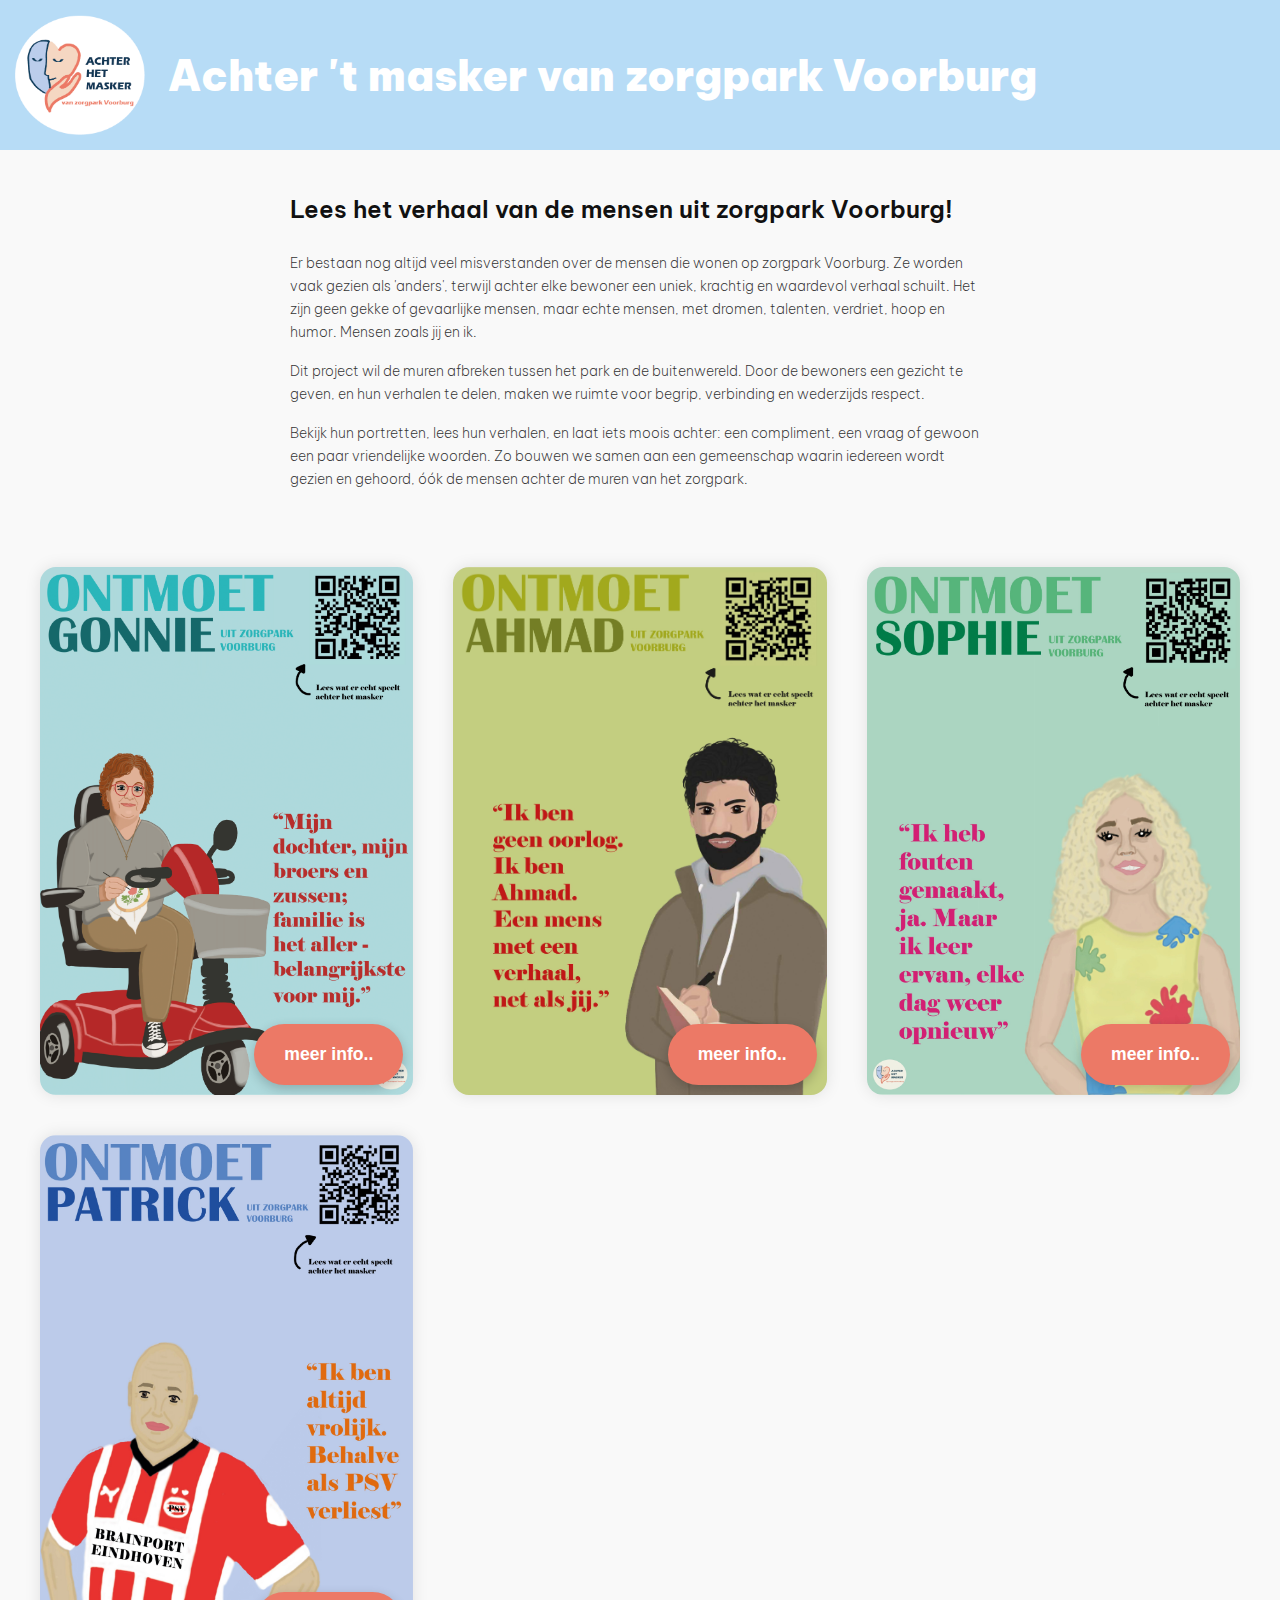
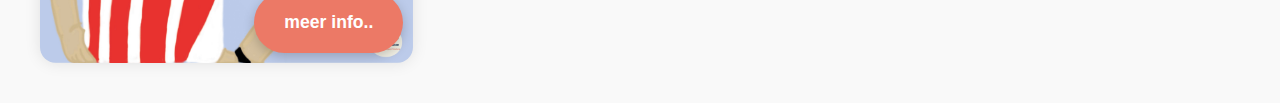
<file: index.html>
<!DOCTYPE html>
<html lang="nl">
<head>
    <meta charset="UTF-8">
    <meta name="viewport" content="width=device-width, initial-scale=1.0">
    <title>Het masker achter park Voorburg</title>
    <link rel="stylesheet" href="mijnstyle.css">
</head>
<body>
    <header class="page-header">
        <img src="logo.png" alt="logo website">
        <h1>Achter 't masker van zorgpark Voorburg</h1>
    </header>

    <section class="content">
        <div class="text-section">
            <h2>Lees het verhaal van de mensen uit zorgpark Voorburg!</h2>
            <p>Er bestaan nog altijd veel misverstanden over de mensen die wonen op zorgpark Voorburg. Ze worden vaak gezien als 'anders', terwijl achter elke bewoner een uniek, krachtig en waardevol verhaal schuilt. Het zijn geen gekke of gevaarlijke mensen, maar echte mensen, met dromen, talenten, verdriet, hoop en humor. Mensen zoals jij en ik.</p>
            <p>Dit project wil de muren afbreken tussen het park en de buitenwereld. Door de bewoners een gezicht te geven, en hun verhalen te delen, maken we ruimte voor begrip, verbinding en wederzijds respect.</p>
            <p>Bekijk hun portretten, lees hun verhalen, en laat iets moois achter: een compliment, een vraag of gewoon een paar vriendelijke woorden. Zo bouwen we samen aan een gemeenschap waarin iedereen wordt gezien en gehoord, óók de mensen achter de muren van het zorgpark.</p>
            <p> </p>
        </div>
    </section>

    <main class="container">
        <div class="poster">
            <img src="poster1.png" alt="poster1">
            <button onclick="location.href='persoon1.html'">meer info..</button>
        </div>
        <div class="poster">
            <img src="poster2.png" alt="poster2">
            <button onclick="location.href='persoon2.html'">meer info..</button>
        </div>
        <div class="poster">
            <img src="poster3.jpeg" alt="poster3">
            <button onclick="location.href='persoon3.html'">meer info..</button>
        </div>
        <div class="poster">
            <img src="poster4.jpeg" alt="poster4">
            <button onclick="location.href='persoon4.html'">meer info..</button>
        </div>
    </main>
</body>
</html>
</file>
<file: mijnstyle.css>
@import url('https://fonts.googleapis.com/css2?family=Be+Vietnam+Pro:wght@200;300;600;700;900&display=swap');

/* Algemene stijl */
body {
    font-family: 'Be Vietnam Pro', sans-serif;
    font-weight: 300;
    margin: 0;
    padding: 0;
    background-color: #f9f9f9;
}

/* Header */
header {
    background-color: #b7dcf6;
    color: white;
    display: flex;
    align-items: center;
    padding: 15px 15px;
    gap: 23px;
    margin-bottom: 65px;
}

header img {
    height: 120px;
}

header h1 {
    font-size: 2.6em;
    font-weight: 900;
    margin: 0;
}

/* Introsectie */
.content {
    display: flex;
    flex-direction: column;
    align-items: center;
    padding: 60px 40px 20px 40px; /* ➕ extra bovenruimte */
    margin-top: 0;
}
.text-section {
    max-width: 700px;
    width: 100%;
    text-align: left;
    margin-top: -1px;
}

.text-section h2 {
    font-weight: 600;
    font-size: 1.3em;
    color: #111;
    margin-bottom: 28px;
}

.text-section p {
    font-size: 0.9em;
    line-height: 1.6;
    color: #333;
    font-weight: 200;
    margin-bottom: 16px;
}

/* Container voor posters */
.container {
    display: grid;
    grid-template-columns: repeat(auto-fit, minmax(300px, 1fr));
    gap: 40px;
    padding: 40px;
    box-sizing: border-box;
}

.poster {
    position: relative;
    width: 100%;
    border-radius: 16px;
    overflow: hidden;
    background-color: #f2f2f2;
    box-shadow: 0 0 16px rgba(0, 0, 0, 0.1);
    transition: transform 0.3s ease;
}

.poster:hover {
    transform: scale(1.02);
}

.poster img {
    width: 100%;
    height: auto;
    display: block;
}

.poster button {
    position: absolute;
    bottom: 10px;
    right: 10px;
    background-color: #ec7966;
    color: white;
    border: none;
    padding: 20px 30px;
    border-radius: 40px;
    cursor: pointer;
    font-weight: bold;
    font-size: 1.1em;
    box-shadow: 0 4px 12px rgba(0, 0, 0, 0.2);
}

.poster button:hover {
    background-color: #c03fda;
}

/* Terugknop */
.back-button {
    margin: 30px;
}

.back-button button {
    background-color: #ec7966;
    color: white;
    border: none;
    padding: 12px 20px;
    border-radius: 25px;
    font-size: 1.1em;
    font-weight: bold;
    cursor: pointer;
}

.back-button button:hover {
    background-color: #990099;
}

/* Persoonspagina: inhoud */
.content {
    display: flex;
    flex-direction: column;
    align-items: center;
    padding: 20px 40px;
    margin-top: -60px;
}

.content img {
    width: 150px;
    margin-bottom: 20px;
}

.text-section {
    max-width: 700px;
    width: 100%;
    text-align: left;
    margin-top: -1px;
}

.text-section h2 {
    font-weight: 600;
    font-size: 1.5em;
    color: #111;
    margin-bottom: 28px;
}

.text-section p {
    font-size: 0.9em;
    line-height: 1.6;
    color: #333;
    font-weight: 200;
    margin-bottom: 16px;
}

/* Feedbackformulier */
.feedback {
    width: 90%;
    max-width: 800px;
    margin: 60px auto 30px auto;
    padding: 22px;
    background-color: #c6e6f5;
    border-radius: 16px;
    text-align: left;
    box-sizing: border-box;
}

.feedback h3 {
    font-size: 1.1em;
    font-weight: 600;
    margin-bottom: 13px;
    margin-top: -9px;
    color: #333;
}

.input-row {
    display: flex;
    flex-direction: row;
    align-items: stretch;
    gap: 15px;
    margin-bottom: 15px;
}

.input-row textarea {
    flex: 1;
    height: 30px;               /* nog iets dunner standaard */
    max-height: 300px;
    border-radius: 12px;
    border: 1px solid #ccc;
    padding: 5px 10px;
    font-size: 0.85em;
    font-family: 'Be Vietnam Pro', sans-serif;
    resize: none;
    margin-bottom: 0;
    overflow-y: hidden;
    transition: height 0.2s ease;
}

.input-row button {
    background-color: #ec7966;
    color: white;
    border: none;
    padding: 0 20px;
    height: 60px;
    font-size: 0.9em;
    border-radius: 25px;
    cursor: pointer;
    font-weight: bold;
    box-shadow: 0 4px 10px rgba(0, 0, 0, 0.2);
    display: flex;
    align-items: center;
    justify-content: center;
}

.input-row button:hover {
    background-color: #990099;
}

.emoji-row {
    display: flex;
    gap: 15px;
    margin-bottom: 1px;
}

.emoji-row label {
    font-size: 1.6em;
    cursor: pointer;
    user-select: none;
}

/* Prikbord */
.reaction-box {
    position: relative;
    width: 90%;
    height: 700px;
    background-color: #e8f0ff;
    margin: 40px auto;
    border-radius: 20px;
    overflow: hidden;
    box-shadow: inset 0 0 10px rgba(0, 0, 0, 0.1);
    max-width: 800px;
}

.floating-message {
    position: absolute;
    background-color: #fff;
    padding: 8px 12px;
    border-radius: 16px;
    box-shadow: 0 4px 8px rgba(0,0,0,0.1);
    font-size: 0.5em;
    max-width: 200px;
    word-wrap: break-word;
    font-weight: 300;
    animation: fadeIn 0.8s ease;
}

@keyframes fadeIn {
    from { opacity: 0; transform: scale(0.95); }
    to   { opacity: 1; transform: scale(1); }
}
</file>
